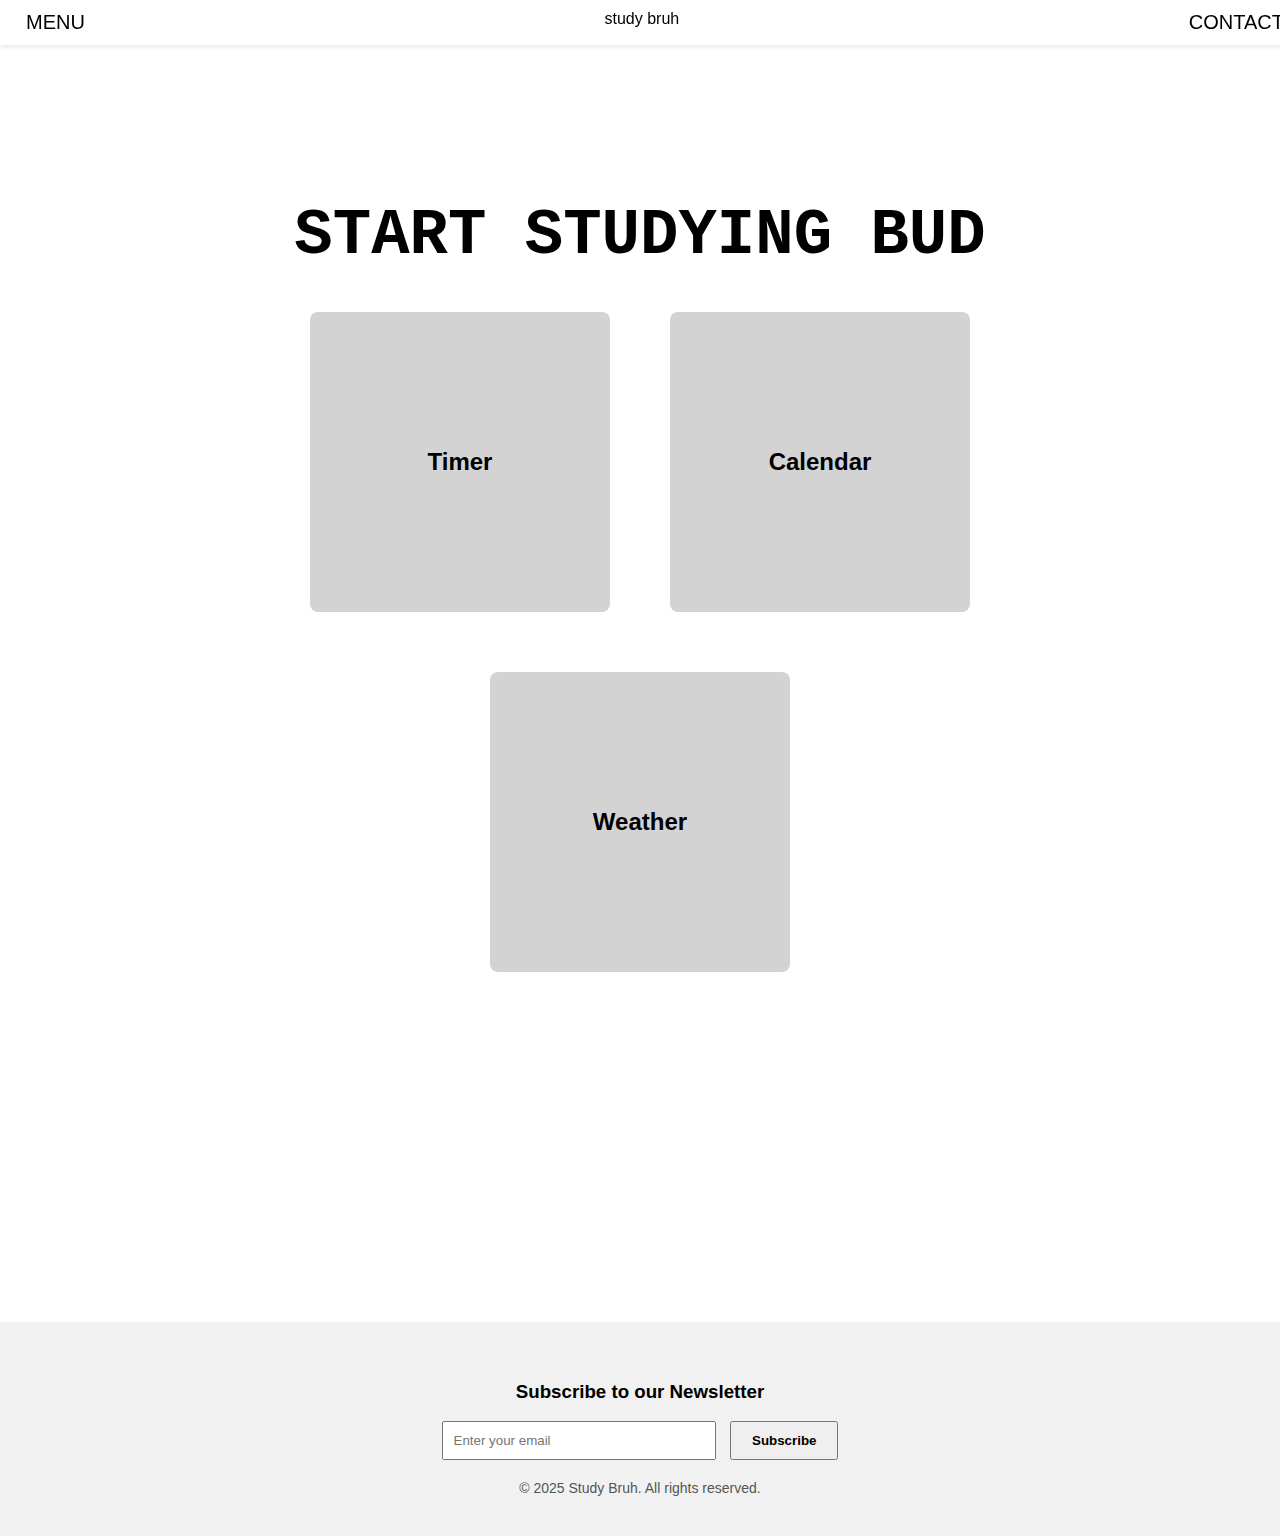
<file: index.html>
<!DOCTYPE html>
<html>
  <head>
    <meta charset="utf-8" />
    <title>study bruh</title>
    <meta name="author" content="" />
    <meta name="description" content="" />
    <meta name="viewport" content="width=device-width, initial-scale=1" />

    <link href="style.css" rel="stylesheet" />
  </head>

  <body>
    <header id="navbar">
      <button id="menuButton">MENU</button>
      <span id="logo">study bruh</span>
      <a href="contact.html">
        <button id="contactButton">CONTACT</button>
      </a>
      
    </header>

    <!-- Hidden Full-Screen Menu -->
    <div id="fullMenu">
      <button id="closeMenu">X</button>
      <ul>
        <li><a href="index.html">Home</a></li>
        <li><a href="timer/timer.html">Study Timer</a></li>
        <li><a href="calendar/calendar.html">Calendar</a></li>
        <li><a href="dashboard.html">Dashboard</a></li>
        <li><a href="about.html">About</a></li>
      </ul>
    </div>

    <main class="content">
      <div class="big-text">START STUDYING BUD</div>

      <div class="link-container">
        <a href="timer/timer.html" class="link-box">Timer</a>
        <a href="calendar/calendar.html" class="link-box">Calendar</a>
      </div>

      <div id="third-box">
        <a href="weather.html" class="link-box">Weather</a>
      </div>
    </main>

    <footer>
      <div class="newsletter">
        <h3>Subscribe to our Newsletter</h3>
        <form action="https://example.com/subscribe" method="post">
          <input
            type="email"
            name="email"
            placeholder="Enter your email"
            required
          />
          <button type="submit">Subscribe</button>
        </form>
      </div>
      <div class="copyright">&copy; 2025 Study Bruh. All rights reserved.</div>
    </footer>

    <script src="script.js"></script>
  </body>
</html>
</file>
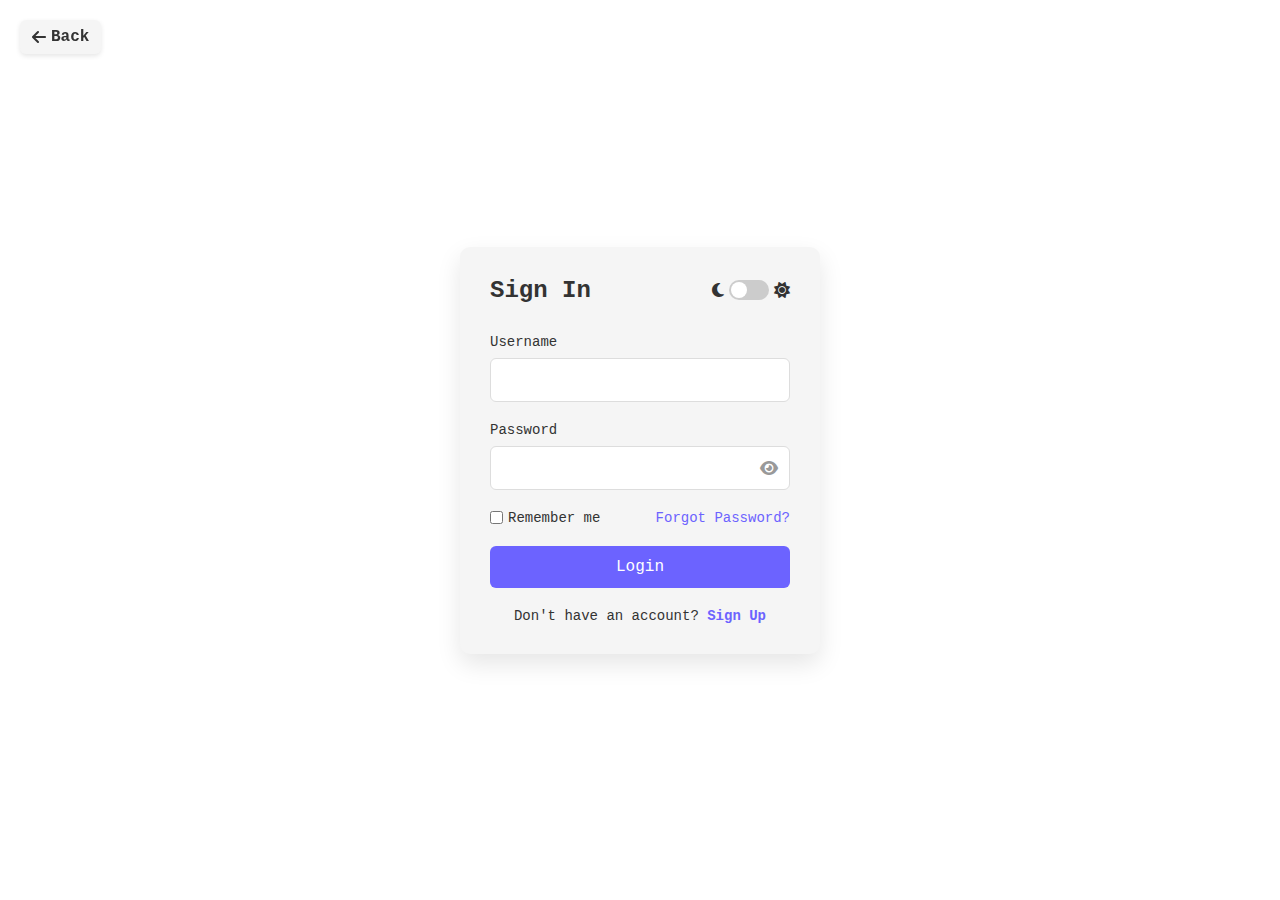
<file: login/login.html>
<!DOCTYPE html>
<html lang="en">
  <head>
    <meta charset="UTF-8" />
    <meta name="viewport" content="width=device-width, initial-scale=1.0" />
    <title>study bruh | Login</title>
    <link rel="stylesheet" href="../style.css" />
    <link
      rel="stylesheet"
      href="https://cdnjs.cloudflare.com/ajax/libs/font-awesome/6.4.0/css/all.min.css"
    />
    <link rel="stylesheet" href="login.css" />
  </head>
  <body>
    <!-- Back Button -->
    <a href="/index.html" class="back-button">
      <i class="fas fa-arrow-left"></i>
      <span>Back</span>
    </a>
    
    <div class="container">
      <div class="form-container">
        <div class="form-header">
          <h1 id="title">Sign In</h1>
          <div class="theme-toggle">
            <i class="fas fa-moon"></i>
            <div class="toggle-switch">
              <input type="checkbox" id="theme-toggle" />
              <label for="theme-toggle"></label>
            </div>
            <i class="fas fa-sun"></i>
          </div>
        </div>

        <div id="notification" class="notification"></div>

        <form id="loginForm">
          <div class="input-group">
            <label for="username">Username</label>
            <input type="text" id="username" required />
          </div>
          <div class="input-group">
            <label for="password">Password</label>
            <div class="password-container">
              <input type="password" id="password" required />
              <i class="fas fa-eye toggle-password" id="togglePassword"></i>
            </div>
          </div>
          <div class="options">
            <div class="remember-me">
              <input type="checkbox" id="remember" />
              <label for="remember">Remember me</label>
            </div>
            <a href="#" id="forgotPassword">Forgot Password?</a>
          </div>
          <button type="submit" id="submitBtn">Login</button>
        </form>

        <div class="form-footer">
          <p id="switchText">
            Don't have an account? <a href="#" id="switchForm">Sign Up</a>
          </p>
        </div>
      </div>
    </div>

    <!-- Password Reset Modal -->
    <div id="resetModal" class="modal">
      <div class="modal-content">
        <span class="close-modal">&times;</span>
        <h2>Reset Password</h2>
        <div class="input-group">
          <label for="resetUsername">Username</label>
          <input type="text" id="resetUsername" required />
        </div>
        <div class="input-group">
          <label for="newPassword">New Password</label>
          <input type="password" id="newPassword" required />
        </div>
        <button id="resetPasswordBtn">Reset Password</button>
      </div>
    </div>

    <script src="login.js"></script>
  </body>
</html>
</file>
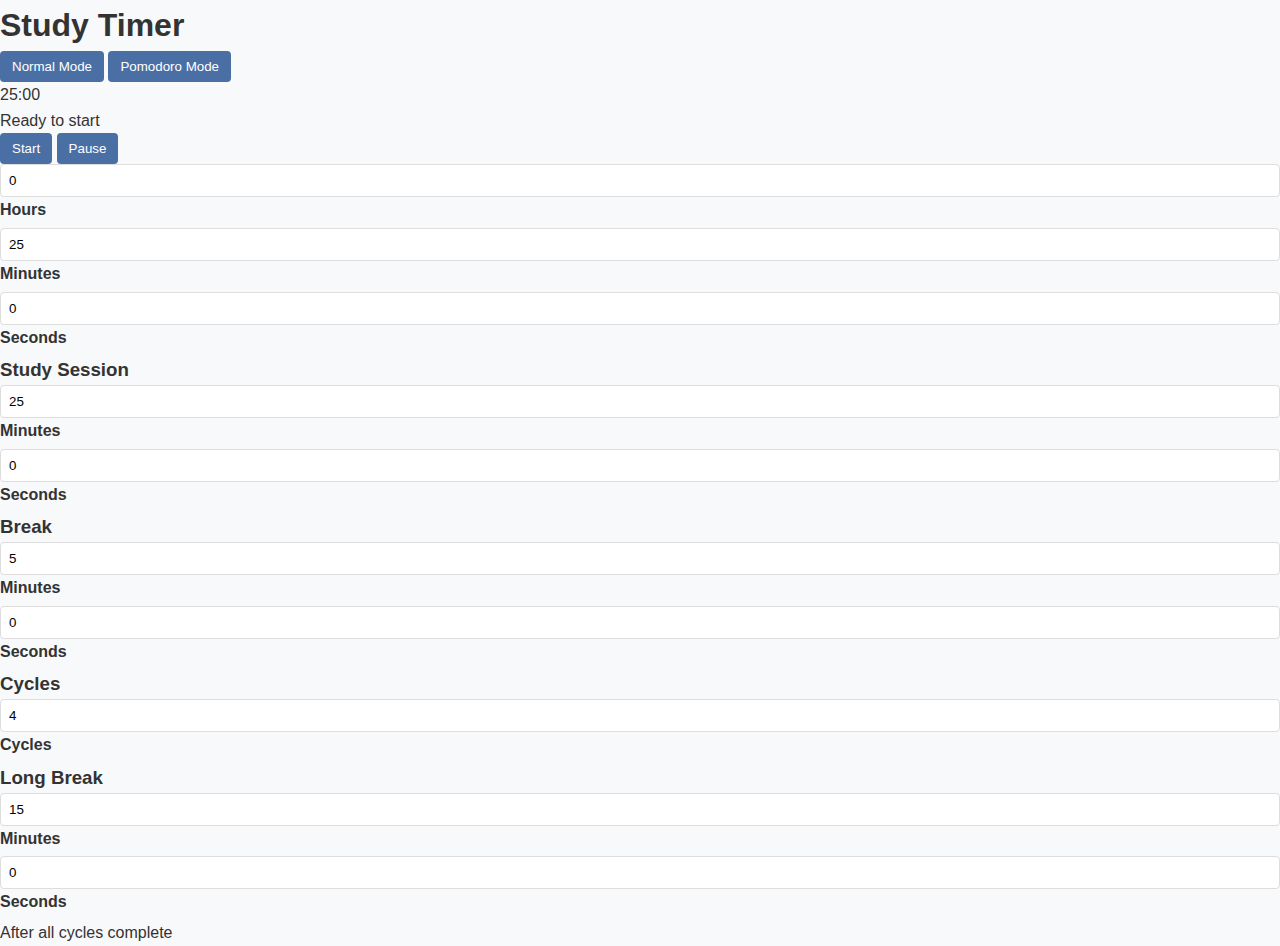
<file: timer/timer.html>
<!DOCTYPE html>
<html lang="en">
<head>
    <meta charset="UTF-8">
    <meta name="viewport" content="width=device-width, initial-scale=1.0">
    <title>Study Timer</title>
    <link rel="stylesheet" href="../style.css">
    <link rel="stylesheet" href="timer.css">
    <link rel="preconnect" href="https://fonts.googleapis.com">
    <link rel="preconnect" href="https://fonts.gstatic.com" crossorigin>
    <link href="https://fonts.googleapis.com/css2?family=Inter:wght@400;500;600;700&display=swap" rel="stylesheet">
</head>
<body>
    <div class="timer-container">
        <h1 class="app-title">Study Timer</h1>
        
        <div class="mode-switch">
            <button class="mode-button active" id="normalMode">Normal Mode</button>
            <button class="mode-button" id="pomodoroMode">Pomodoro Mode</button>
        </div>
        
        <div class="timer-display" id="timer">25:00</div>
        <div class="status-display" id="statusDisplay">Ready to start</div>
        
        <!-- Phase indicator dots for Pomodoro mode -->
        <div class="phase-indicator" id="phaseIndicator"></div>
        
        <div class="timer-controls">
            <button class="timer-button" id="startBtn">Start</button>
            <button class="timer-button pause" id="pauseBtn" disabled>Pause</button>
        </div>
        
        <!-- Normal Mode Settings -->
        <div class="timer-settings" id="normalSettings">
            <div class="time-inputs">
                <div class="time-input">
                    <input type="number" id="hours" min="0" max="23" value="0">
                    <label for="hours">Hours</label>
                </div>
                <div class="time-input">
                    <input type="number" id="minutes" min="0" max="59" value="25">
                    <label for="minutes">Minutes</label>
                </div>
                <div class="time-input">
                    <input type="number" id="seconds" min="0" max="59" value="0">
                    <label for="seconds">Seconds</label>
                </div>
            </div>
        </div>
        
        <!-- Pomodoro Mode Settings -->
        <div class="timer-settings hidden" id="pomodoroSettings">
            <div class="pomodoro-inputs">
                <div class="pomodoro-section">
                    <h3>Study Session</h3>
                    <div class="time-inputs">
                        <div class="time-input">
                            <input type="number" id="studyMinutes" min="1" max="120" value="25">
                            <label for="studyMinutes">Minutes</label>
                        </div>
                        <div class="time-input">
                            <input type="number" id="studySeconds" min="0" max="59" value="0">
                            <label for="studySeconds">Seconds</label>
                        </div>
                    </div>
                </div>
                
                <div class="pomodoro-section">
                    <h3>Break</h3>
                    <div class="time-inputs">
                        <div class="time-input">
                            <input type="number" id="breakMinutes" min="1" max="60" value="5">
                            <label for="breakMinutes">Minutes</label>
                        </div>
                        <div class="time-input">
                            <input type="number" id="breakSeconds" min="0" max="59" value="0">
                            <label for="breakSeconds">Seconds</label>
                        </div>
                    </div>
                </div>
                
                <div class="pomodoro-section">
                    <h3>Cycles</h3>
                    <div class="time-inputs">
                        <div class="time-input">
                            <input type="number" id="cycles" min="1" max="10" value="4">
                            <label for="cycles">Cycles</label>
                        </div>
                    </div>
                </div>
                
                <div class="pomodoro-section">
                    <h3>Long Break</h3>
                    <div class="time-inputs">
                        <div class="time-input">
                            <input type="number" id="longBreakMinutes" min="5" max="60" value="15">
                            <label for="longBreakMinutes">Minutes</label>
                        </div>
                        <div class="time-input">
                            <input type="number" id="longBreakSeconds" min="0" max="59" value="0">
                            <label for="longBreakSeconds">Seconds</label>
                        </div>
                    </div>
                    <p class="helper-text">After all cycles complete</p>
                </div>
            </div>
        </div>
    </div>

    <script src="timer.js"></script>
</body>
</html>
</file>
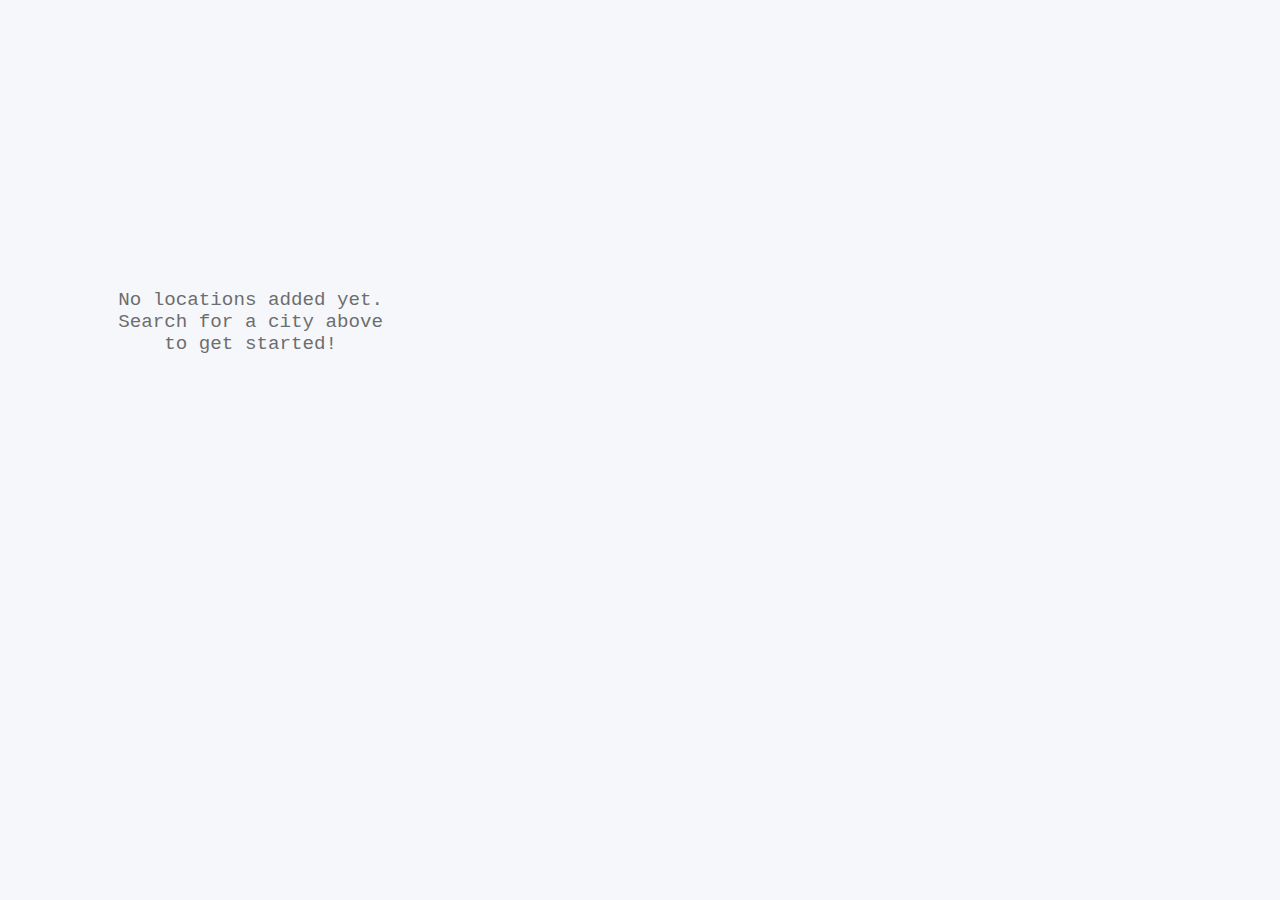
<file: weather/weather.html>
<!DOCTYPE html>
<html lang="en">
  <head>
    <meta charset="UTF-8" />
    <meta name="viewport" content="width=device-width, initial-scale=1.0" />
    <title>Weather Dashboard</title>
    <link rel="stylesheet" href="../style.css" />
    <link rel="stylesheet" href="weather.css" />
  </head>
  <body>
    <div class="container">
      <header>
        <h1>Weather Dashboard</h1>
        <button class="theme-toggle" id="themeToggle">🌙</button>
      </header>

      <div class="search-container">
        <input
          type="text"
          id="locationInput"
          placeholder="Enter city name, coordinates, or zip code"
        />
        <button id="addLocationBtn">Add Location</button>
      </div>

      <div class="locations-container" id="locationsContainer">
        <!-- Weather cards will be dynamically added here -->
      </div>
    </div>

    <script src="weather.js"></script>
  </body>
</html>
</file>
<file: style.css>
/* Sticky Navbar */
#navbar {
    position: fixed;
    top: 0;
    left: 0;
    width: 100%;
    display: flex;
    justify-content: space-between;
    padding: 10px 20px;
    background: white;
    z-index: 1000;
    box-shadow: 0 2px 5px rgba(0, 0, 0, 0.1);
}

#menuButton,
#contactButton {
    cursor: pointer;
    background: transparent;
    border: none;
    font-size: 20px;
    margin-right: 10px; /* Add or increase this value */
}

/* Full-Screen Dropdown Menu */
#fullMenu {
    width: 80vw;
    height: 80vh;
    background: rgba(0, 0, 0, 0.9);
    color: white;
    position: fixed;
    top: -100vh;
    left: 50%;
    transform: translateX(-50%);
    display: flex;
    flex-direction: column;
    justify-content: center;
    align-items: center;
    padding: 20px;
    border-radius: 10px;
    transition: top 0.5s ease-in-out;
    z-index: 9999;
}

#fullMenu ul {
    list-style: none;
    text-align: center;
    padding: 0;
}

#fullMenu a {
    font-family: "Courier New", Courier, monospace;
    color: white;
    font-size: 24px;
    text-decoration: none;
    display: block;
    margin: 10px;
}

#closeMenu {
    position: absolute;
    top: 20px;
    right: 20px;
    font-size: 24px;
    cursor: pointer;
}

/* Page Layout */
html,
body {
    margin: 0;
    padding: 0;
    font-family: sans-serif;
}

.content {
    display: flex;
    flex-direction: column;
    align-items: center;
    padding-top: 120px;
    /* Leaves room for sticky navbar */
    padding-bottom: 100px;
    /* Room above footer */
}

.big-text {
    font-family: "Courier New", Courier, monospace;
    font-size: 64px;
    font-weight: bold;
    margin: 80px 20px 40px 20px;
    text-align: center;
}

.link-container {
    display: flex;
    gap: 60px;
    flex-wrap: wrap;
    justify-content: center;
    margin-bottom: 60px;
}

#third-box {
    margin-bottom: 150px;
    display: flex;
    justify-content: center;
    width: 100%;
}

.link-box {
    width: 300px;
    height: 300px;
    display: flex;
    justify-content: center;
    align-items: center;
    background: lightgray;
    text-decoration: none;
    color: black;
    font-size: 24px;
    font-weight: bold;
    border-radius: 8px;
    transition: background 0.3s;
    text-align: center;
}

.link-box:hover {
    background: darkgray;
}

/* Footer */
footer {
    background: #f1f1f1;
    text-align: center;
    padding: 40px 20px;
    margin-top: 100px;
}

.newsletter input[type="email"] {
    padding: 10px;
    margin-right: 10px;
    width: 250px;
    max-width: 80%;
}

.newsletter button {
    padding: 10px 20px;
    font-weight: bold;
    cursor: pointer;
}

@media (max-width: 768px) {
    .big-text {
        font-size: 40px;
    }

    .link-box {
        width: 80%;
        height: 200px;
        font-size: 20px;
    }

    .link-container {
        flex-direction: column;
        align-items: center;
    }
}

footer .copyright {
    margin-top: 20px; /* Adds space above the text */
    font-size: 14px;
    color: #555;
  }
</file>
<file: login/login.css>
:root {
    --primary-color: #6c63ff;
    --secondary-color: #f5f5f5;
    --text-color: #333;
    --background-color: #fff;
    --error-color: #ff6b6b;
    --success-color: #6bff6b;
    --shadow-color: rgba(0, 0, 0, 0.1);
    --transition-speed: 0.3s;
}

.dark-theme {
    --primary-color: #8c83ff;
    --secondary-color: #2a2a2a;
    --text-color: #f5f5f5;
    --background-color: #121212;
    --shadow-color: rgba(0, 0, 0, 0.3);
}

* {
    margin: 0;
    padding: 0;
    box-sizing: border-box;
    font-family: "Courier New", "Courier New", "Courier New", "Courier New", "Courier New";
}

body {
    background-color: var(--background-color);
    color: var(--text-color);
    height: 100vh;
    display: flex;
    align-items: center;
    justify-content: center;
    transition: background-color var(--transition-speed), color var(--transition-speed);
}

.container {
    width: 100%;
    max-width: 400px;
    padding: 0 20px;
    animation: fadeIn 1s ease;
}

.form-container {
    background-color: var(--secondary-color);
    border-radius: 10px;
    padding: 30px;
    box-shadow: 0 10px 25px var(--shadow-color);
    transition: all var(--transition-speed);
}

.form-header {
    display: flex;
    justify-content: space-between;
    align-items: center;
    margin-bottom: 30px;
}

h1 {
    font-size: 24px;
    font-weight: 600;
}

.theme-toggle {
    display: flex;
    align-items: center;
    gap: 5px;
}

.toggle-switch {
    position: relative;
    width: 40px;
    height: 20px;
}

.toggle-switch input {
    opacity: 0;
    width: 0;
    height: 0;
}

.toggle-switch label {
    position: absolute;
    cursor: pointer;
    top: 0;
    left: 0;
    right: 0;
    bottom: 0;
    background-color: #ccc;
    border-radius: 20px;
    transition: .4s;
}

.toggle-switch label:before {
    position: absolute;
    content: "";
    height: 16px;
    width: 16px;
    left: 2px;
    bottom: 2px;
    background-color: white;
    border-radius: 50%;
    transition: .4s;
}

.toggle-switch input:checked+label {
    background-color: var(--primary-color);
}

.toggle-switch input:checked+label:before {
    transform: translateX(20px);
}

.input-group {
    margin-bottom: 20px;
}

.input-group label {
    display: block;
    margin-bottom: 8px;
    font-size: 14px;
}

.input-group input {
    width: 100%;
    padding: 12px;
    border: 1px solid #ddd;
    border-radius: 6px;
    background-color: var(--background-color);
    color: var(--text-color);
    font-size: 16px;
    transition: all var(--transition-speed);
}

.input-group input:focus {
    outline: none;
    border-color: var(--primary-color);
    box-shadow: 0 0 0 2px rgba(108, 99, 255, 0.2);
}

.password-container {
    position: relative;
}

.toggle-password {
    position: absolute;
    right: 12px;
    top: 50%;
    transform: translateY(-50%);
    cursor: pointer;
    color: #999;
}

.options {
    display: flex;
    justify-content: space-between;
    align-items: center;
    margin-bottom: 20px;
    font-size: 14px;
}

.remember-me {
    display: flex;
    align-items: center;
    gap: 5px;
}

.options a {
    color: var(--primary-color);
    text-decoration: none;
}

button {
    width: 100%;
    padding: 12px;
    background-color: var(--primary-color);
    color: white;
    border: none;
    border-radius: 6px;
    font-size: 16px;
    cursor: pointer;
    transition: all var(--transition-speed);
}

button:hover {
    background-color: #5a52e0;
    transform: translateY(-2px);
}

button:active {
    transform: translateY(0);
}

.form-footer {
    text-align: center;
    margin-top: 20px;
    font-size: 14px;
}

.form-footer a {
    color: var(--primary-color);
    text-decoration: none;
    font-weight: 600;
}

.notification {
    padding: 0;
    max-height: 0;
    overflow: hidden;
    margin-bottom: 0;
    border-radius: 6px;
    transition: all 0.3s ease;
    text-align: center;
}

.notification.error {
    background-color: var(--error-color);
    color: white;
    padding: 10px;
    max-height: 60px;
    margin-bottom: 20px;
}

.notification.success {
    background-color: var(--success-color);
    color: #333;
    padding: 10px;
    max-height: 60px;
    margin-bottom: 20px;
}

/* Modal styles */
.modal {
    display: none;
    position: fixed;
    z-index: 10;
    left: 0;
    top: 0;
    width: 100%;
    height: 100%;
    background-color: rgba(0, 0, 0, 0.6);
    animation: fadeIn 0.3s ease;
}

.modal-content {
    background-color: var(--secondary-color);
    margin: 15% auto;
    padding: 30px;
    border-radius: 10px;
    box-shadow: 0 5px 15px rgba(0, 0, 0, 0.3);
    width: 80%;
    max-width: 400px;
    animation: slideDown 0.4s ease;
}

.close-modal {
    float: right;
    font-size: 24px;
    font-weight: bold;
    cursor: pointer;
}

.close-modal:hover {
    color: var(--primary-color);
}

/* Animations */
@keyframes fadeIn {
    from {
        opacity: 0;
    }

    to {
        opacity: 1;
    }
}

@keyframes slideDown {
    from {
        transform: translateY(-50px);
        opacity: 0;
    }

    to {
        transform: translateY(0);
        opacity: 1;
    }
}

/* Mobile responsiveness */
@media (max-width: 480px) {
    .container {
        max-width: 100%;
    }

    .options {
        flex-direction: column;
        align-items: flex-start;
        gap: 10px;
    }

    .form-container {
        padding: 20px;
    }
}

.back-button {
    position: fixed;
    top: 20px;
    left: 20px;
    display: flex;
    align-items: center;
    gap: 5px;
    text-decoration: none;
    color: var(--text-color);
    font-weight: bold;
    padding: 8px 12px;
    border-radius: 6px;
    background-color: var(--secondary-color);
    box-shadow: 0 2px 5px var(--shadow-color);
    transition: all var(--transition-speed);
    z-index: 50;
}

.back-button:hover {
    color: var(--primary-color);
    transform: translateX(-2px);
}

.back-button i {
    font-size: 16px;
}

/* Adjust container margin to avoid overlap with back button on mobile */
@media (max-width: 480px) {
    .container {
        margin-top: 60px;
    }
}
</file>
<file: timer/timer.css>
:root {
    --primary-color: #4a6fa5;
    --secondary-color: #e9ecef;
    --text-color: #333;
    --highlight-color: #6c8baf;
    --event-color: #e9ecef;
    --event-text: #333;
    
    /* Category Colors */
    --meeting-color: #4a6fa5;
    --party-color: #e67e22;
    --exam-color: #e74c3c;
    --personal-color: #2ecc71;
    --other-color: #95a5a6;
}

* {
    margin: 0;
    padding: 0;
    box-sizing: border-box;
    font-family: 'Segoe UI', Tahoma, Geneva, Verdana, sans-serif;
}

body {
    background-color: #f8f9fa;
    color: var(--text-color);
    line-height: 1.6;
}

.container {
    max-width: 1200px;
    margin: 0 auto;
    padding: 20px;
}

header {
    display: flex;
    justify-content: space-between;
    align-items: center;
    margin-bottom: 20px;
}

.current-date {
    font-size: 24px;
    font-weight: bold;
}

.controls {
    display: flex;
    gap: 10px;
}

button {
    background-color: var(--primary-color);
    color: white;
    border: none;
    padding: 8px 12px;
    border-radius: 4px;
    cursor: pointer;
    transition: background-color 0.3s;
}

button:hover {
    background-color: var(--highlight-color);
}

.calendar {
    background-color: white;
    border-radius: 8px;
    box-shadow: 0 2px 10px rgba(0, 0, 0, 0.1);
    overflow: hidden;
    margin-bottom: 20px;
}

.month-header {
    background-color: var(--primary-color);
    color: white;
    padding: 15px;
    text-align: center;
    display: flex;
    justify-content: space-between;
    align-items: center;
}

.month-name {
    font-size: 20px;
    font-weight: bold;
}

.month-nav {
    cursor: pointer;
    padding: 5px;
    border-radius: 50%;
    transition: background-color 0.3s;
}

.month-nav:hover {
    background-color: rgba(255, 255, 255, 0.2);
}

.weekdays {
    display: grid;
    grid-template-columns: repeat(7, 1fr);
    background-color: var(--secondary-color);
    padding: 10px 0;
    text-align: center;
    font-weight: bold;
}

.days {
    display: grid;
    grid-template-columns: repeat(7, 1fr);
    gap: 1px;
    background-color: #eee;
}

.day {
    background-color: white;
    min-height: 100px;
    padding: 5px;
    position: relative;
}

.day-number {
    font-weight: bold;
    margin-bottom: 5px;
}

.current-day {
    background-color: rgba(74, 111, 165, 0.1);
}

.current-day .day-number {
    color: var(--primary-color);
}

.other-month {
    color: #aaa;
    background-color: #f9f9f9;
}

.events {
    margin-top: 5px;
}

.event {
    margin-bottom: 3px;
    padding: 2px 4px;
    border-radius: 3px;
    font-size: 12px;
    cursor: pointer;
    overflow: hidden;
    text-overflow: ellipsis;
    white-space: nowrap;
    border-left: 3px solid;
    color: white;
}

/* Event category styles */
.meeting {
    background-color: var(--meeting-color);
    border-color: var(--meeting-color);
}

.party {
    background-color: var(--party-color);
    border-color: var(--party-color);
}

.exam {
    background-color: var(--exam-color);
    border-color: var(--exam-color);
}

.personal {
    background-color: var(--personal-color);
    border-color: var(--personal-color);
}

.other {
    background-color: var(--other-color);
    border-color: var(--other-color);
}

.modal {
    display: none;
    position: fixed;
    top: 0;
    left: 0;
    width: 100%;
    height: 100%;
    background-color: rgba(0, 0, 0, 0.5);
    justify-content: center;
    align-items: center;
    z-index: 100;
}

.modal-content {
    background-color: white;
    padding: 20px;
    border-radius: 8px;
    width: 90%;
    max-width: 500px;
}

.modal-header {
    display: flex;
    justify-content: space-between;
    align-items: center;
    margin-bottom: 15px;
}

.close {
    cursor: pointer;
    font-size: 24px;
}

.form-group {
    margin-bottom: 15px;
}

label {
    display: block;
    margin-bottom: 5px;
    font-weight: bold;
}

input, textarea, select {
    width: 100%;
    padding: 8px;
    border: 1px solid #ddd;
    border-radius: 4px;
}

.btn-group {
    display: flex;
    justify-content: flex-end;
    gap: 10px;
    margin-top: 20px;
}

.btn-delete {
    background-color: #dc3545;
}

.btn-delete:hover {
    background-color: #c82333;
}

/* Daily view styles */
.daily-view {
    display: none;
    flex-direction: column;
    height: 600px;
    background-color: white;
    border-radius: 8px;
    box-shadow: 0 2px 10px rgba(0, 0, 0, 0.1);
    overflow: hidden;
    margin-bottom: 20px;
}

.time-slots {
    display: flex;
    flex-direction: column;
    flex-grow: 1;
    overflow-y: auto;
}

.time-slot {
    display: flex;
    border-bottom: 1px solid #eee;
    height: 60px;
    position: relative;
}

.time-label {
    width: 60px;
    font-size: 12px;
    text-align: right;
    padding: 5px;
    color: #777;
    flex-shrink: 0;
}

.slot-content {
    flex-grow: 1;
    padding: 5px;
    position: relative;
}

.daily-event {
    position: absolute;
    padding: 5px;
    border-radius: 3px;
    font-size: 12px;
    width: calc(100% - 10px);
    overflow: hidden;
    text-overflow: ellipsis;
    color: white;
    z-index: 5;
}

/* Tag legend styles */
.tag-legend {
    background-color: white;
    border-radius: 8px;
    box-shadow: 0 2px 10px rgba(0, 0, 0, 0.1);
    padding: 15px;
    margin-bottom: 20px;
}

.tag-legend h3 {
    margin-bottom: 10px;
    font-size: 16px;
}

.tag-items {
    display: flex;
    flex-wrap: wrap;
    gap: 15px;
}

.tag-item {
    display: flex;
    align-items: center;
    gap: 5px;
}

.tag-color {
    width: 15px;
    height: 15px;
    border-radius: 3px;
}

.tag-name {
    font-size: 14px;
}

@media (max-width: 768px) {
    .days {
        grid-template-columns: repeat(1, 1fr);
    }
    
    .weekdays {
        display: none;
    }
    
    .day {
        min-height: auto;
        padding: 10px;
        display: flex;
        flex-direction: column;
    }
    
    .day::before {
        content: attr(data-day);
        font-weight: bold;
        margin-bottom: 5px;
    }
    
    .tag-items {
        flex-direction: column;
        gap: 8px;
    }
}
</file>
<file: weather/weather.css>
:root {
    --primary-color: #4a6fa5;
    --secondary-color: #2c3e50;
    --accent-color: #5dade2;
    --text-color: #333;
    --background-color: #f5f7fa;
    --card-bg: #ffffff;
    --shadow: 0 4px 6px rgba(0, 0, 0, 0.1);
    --transition: all 0.3s ease;
}

.dark-mode {
    --primary-color: #5dade2;
    --secondary-color: #34495e;
    --accent-color: #3498db;
    --text-color: #ecf0f1;
    --background-color: #1e272e;
    --card-bg: #2c3e50;
    --shadow: 0 4px 6px rgba(0, 0, 0, 0.3);
}

* {
    margin: 0;
    padding: 0;
    box-sizing: border-box;
    font-family: "Courier New", "Courier New", "Courier New", "Courier New", "Courier New";
}

body {
    background-color: var(--background-color);
    color: var(--text-color);
    transition: var(--transition);
    min-height: 100vh;
    padding-top: 64px;
}

.container {
    max-width: 1200px;
    margin: 0 auto;
    padding: 2rem;
}

header {
    display: flex;
    justify-content: space-between;
    align-items: center;
    margin-bottom: 2rem;
}

h1 {
    color: var(--primary-color);
    font-weight: 300;
    font-size: 2.5rem;
    opacity: 0;
    animation: fadeInDown 0.8s forwards;
}

.theme-toggle {
    background: none;
    border: none;
    font-size: 1.5rem;
    cursor: pointer;
    color: var(--text-color);
    transition: var(--transition);
    opacity: 0;
    animation: fadeIn 1s forwards;
    animation-delay: 0.3s;
}

.search-container {
    display: flex;
    gap: 1rem;
    margin-bottom: 2rem;
    opacity: 0;
    animation: fadeIn 1s forwards;
    animation-delay: 0.5s;
}

input[type="text"] {
    flex: 1;
    padding: 0.75rem 1rem;
    border: 1px solid #ddd;
    border-radius: 8px;
    font-size: 1rem;
    background-color: var(--card-bg);
    color: var(--text-color);
    transition: var(--transition);
}

input[type="text"]:focus {
    outline: none;
    border-color: var(--accent-color);
    box-shadow: 0 0 0 2px rgba(93, 173, 226, 0.2);
}

button {
    padding: 0.75rem 1.5rem;
    background-color: var(--primary-color);
    color: white;
    border: none;
    border-radius: 8px;
    cursor: pointer;
    font-size: 1rem;
    transition: var(--transition);
}

button:hover {
    background-color: var(--accent-color);
    transform: translateY(-2px);
}

.locations-container {
    display: grid;
    grid-template-columns: repeat(auto-fill, minmax(300px, 1fr));
    gap: 2rem;
}

.location-card {
    background: var(--card-bg);
    border-radius: 12px;
    padding: 1.5rem;
    box-shadow: var(--shadow);
    transition: var(--transition);
    position: relative;
    overflow: hidden;
    opacity: 0;
    transform: translateY(20px);
    animation: fadeInUp 0.8s forwards;
}

.location-card:hover {
    transform: translateY(-5px);
    box-shadow: 0 10px 20px rgba(0, 0, 0, 0.15);
}

.location-header {
    display: flex;
    justify-content: space-between;
    align-items: center;
    margin-bottom: 1rem;
}

.location-name {
    font-size: 1.5rem;
    font-weight: 500;
    color: var(--primary-color);
}

.remove-btn {
    background: none;
    border: none;
    color: #ff6b6b;
    cursor: pointer;
    font-size: 1.2rem;
    transition: var(--transition);
    padding: 0.25rem;
}

.remove-btn:hover {
    transform: scale(1.2);
}

.weather-info {
    display: grid;
    grid-template-columns: 1fr 1fr;
    gap: 1rem;
}

.temperature {
    font-size: 2.5rem;
    font-weight: 300;
    margin-bottom: 0.5rem;
}

.weather-condition {
    display: flex;
    align-items: center;
    gap: 0.5rem;
    margin-bottom: 1rem;
    font-size: 1.1rem;
}

.weather-icon {
    font-size: 2rem;
}

.details {
    margin-top: 1rem;
    opacity: 0.8;
    font-size: 0.9rem;
}

.details div {
    margin-bottom: 0.5rem;
    display: flex;
    justify-content: space-between;
}

.loading {
    display: flex;
    align-items: center;
    justify-content: center;
    min-height: 200px;
}

.loader {
    width: 40px;
    height: 40px;
    border: 3px solid rgba(93, 173, 226, 0.3);
    border-radius: 50%;
    border-top-color: var(--accent-color);
    animation: spin 1s linear infinite;
}

.error {
    color: #ff6b6b;
    text-align: center;
    padding: 1rem;
}

.temp-unit-toggle {
    display: flex;
    gap: 0.5rem;
    margin-top: 0.5rem;
}

.unit-btn {
    background: none;
    border: 1px solid var(--accent-color);
    color: var(--text-color);
    border-radius: 4px;
    padding: 0.2rem 0.5rem;
    font-size: 0.8rem;
    cursor: pointer;
}

.unit-btn.active {
    background-color: var(--accent-color);
    color: white;
}

.refresh-btn {
    background: none;
    border: none;
    color: var(--accent-color);
    cursor: pointer;
    font-size: 1rem;
    transition: var(--transition);
    padding: 0.25rem;
}

.refresh-btn:hover {
    transform: rotate(180deg);
}

.refresh-btn.loading {
    animation: spin 1s linear infinite;
}

.no-locations {
    text-align: center;
    padding: 2rem;
    color: var(--text-color);
    opacity: 0.7;
    font-size: 1.2rem;
    animation: fadeIn 1s forwards;
}

@keyframes fadeIn {
    from {
        opacity: 0;
    }

    to {
        opacity: 1;
    }
}

@keyframes fadeInDown {
    from {
        opacity: 0;
        transform: translateY(-20px);
    }

    to {
        opacity: 1;
        transform: translateY(0);
    }
}

@keyframes fadeInUp {
    from {
        opacity: 0;
        transform: translateY(20px);
    }

    to {
        opacity: 1;
        transform: translateY(0);
    }
}

@keyframes spin {
    0% {
        transform: rotate(0deg);
    }

    100% {
        transform: rotate(360deg);
    }
}

@media (max-width: 768px) {
    .locations-container {
        grid-template-columns: 1fr;
    }

    .search-container {
        flex-direction: column;
    }
}
</file>
